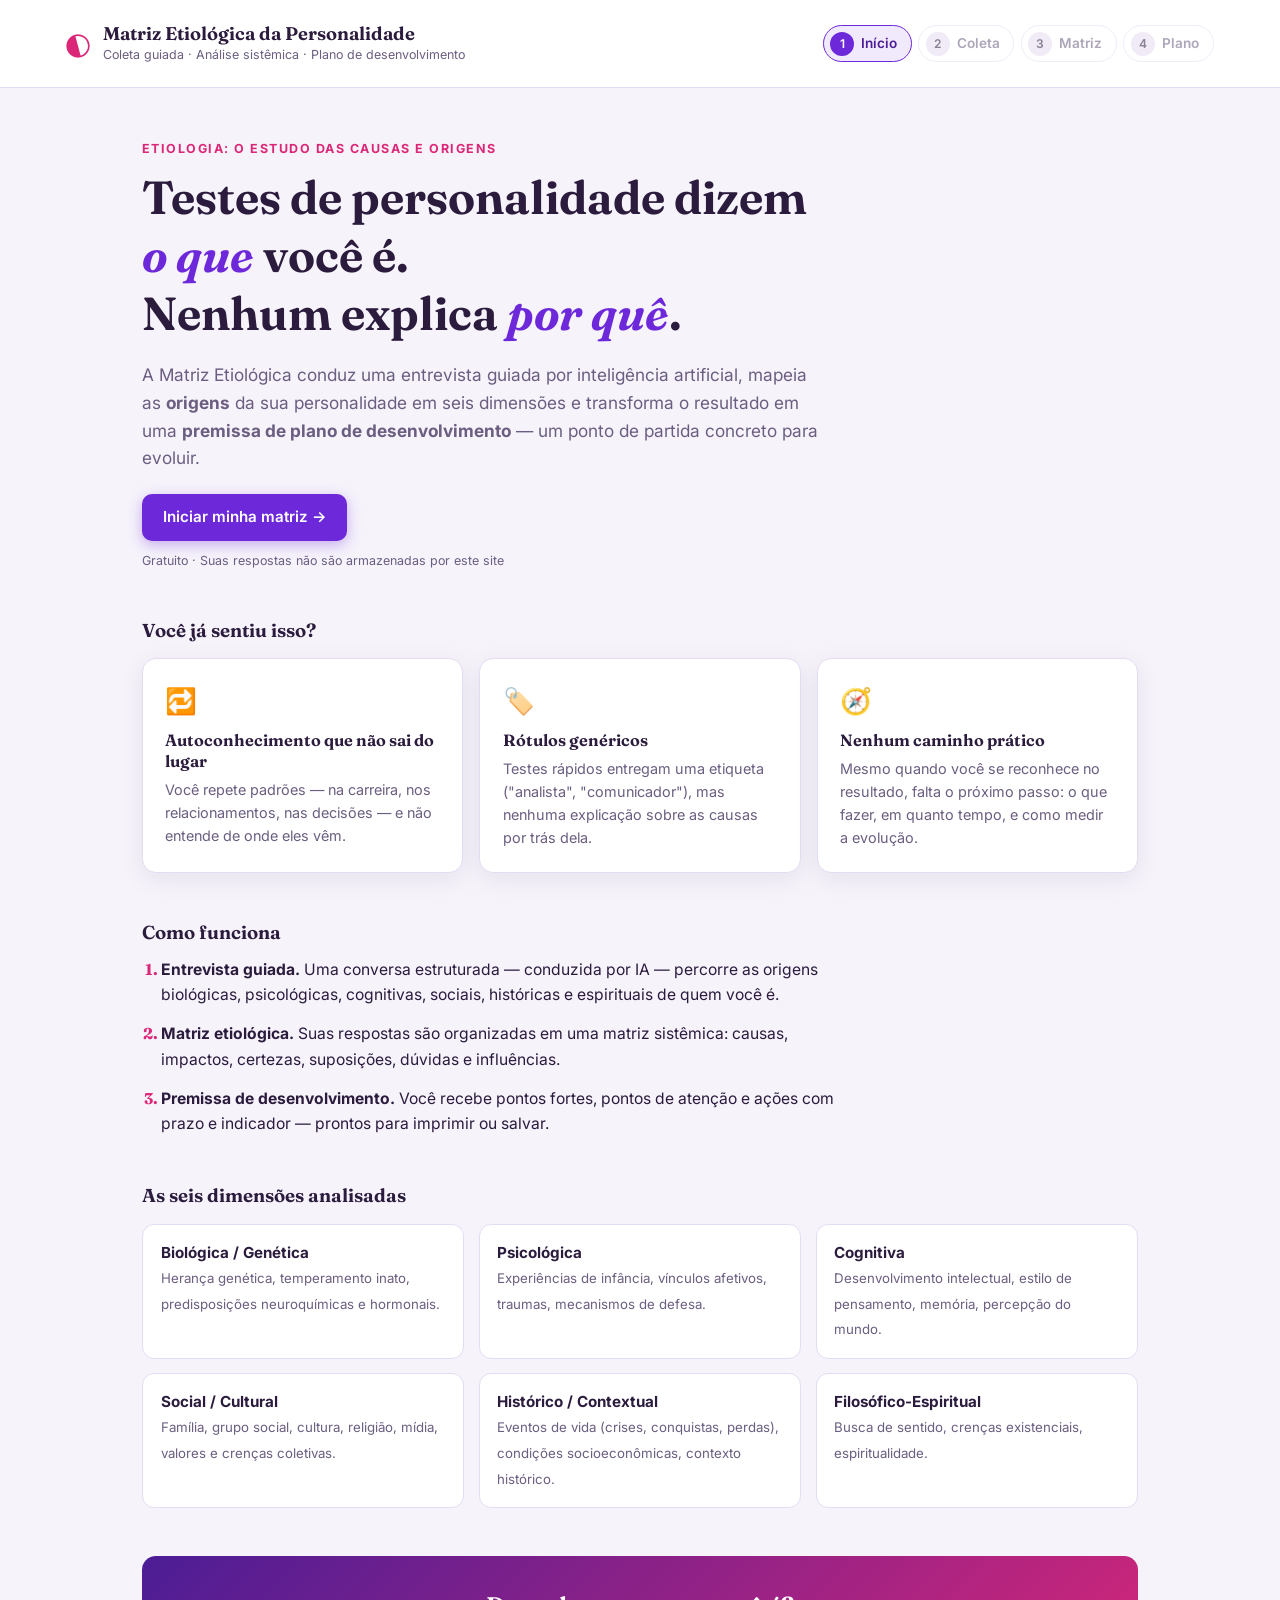
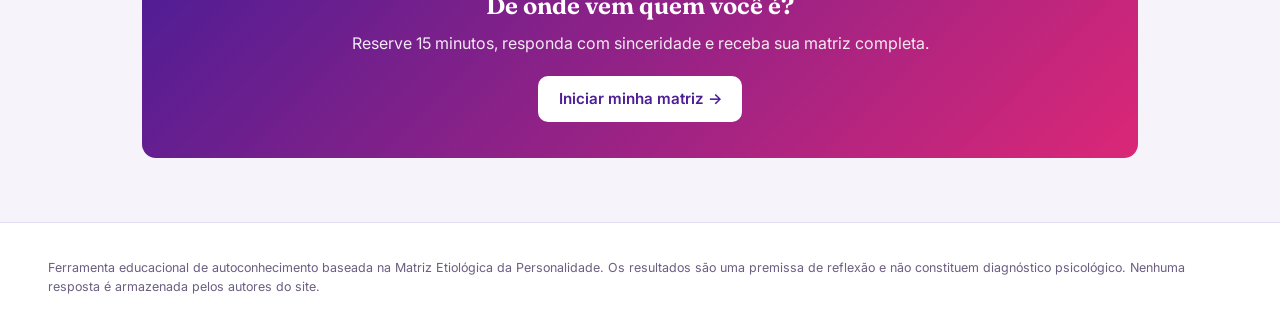
<file: index.html>
<!DOCTYPE html>
<html lang="pt-BR">
<head>
<meta charset="UTF-8">
<meta name="viewport" content="width=device-width, initial-scale=1.0">
<title>Matriz Etiológica da Personalidade — descubra as origens de quem você é</title>
<meta name="description" content="Entrevista guiada por IA que mapeia as causas da sua personalidade em uma matriz etiológica e entrega uma premissa de plano de desenvolvimento.">
<link rel="preconnect" href="https://fonts.googleapis.com">
<link rel="preconnect" href="https://fonts.gstatic.com" crossorigin>
<link href="https://fonts.googleapis.com/css2?family=Fraunces:opsz,wght@9..144,500;9..144,650&family=Inter:wght@400;500;600;700&display=swap" rel="stylesheet">
<link rel="stylesheet" href="style.css">
</head>
<body>

<header class="topo">
  <div class="marca">
    <span class="marca-simbolo" aria-hidden="true">◐</span>
    <div>
      <h1>Matriz Etiológica da Personalidade</h1>
      <p>Coleta guiada · Análise sistêmica · Plano de desenvolvimento</p>
    </div>
  </div>
  <nav class="stepper" aria-label="Etapas">
    <button class="passo ativo" data-etapa="inicio"><span>1</span>Início</button>
    <button class="passo" data-etapa="coleta" disabled><span>2</span>Coleta</button>
    <button class="passo" data-etapa="matriz" disabled><span>3</span>Matriz</button>
    <button class="passo" data-etapa="plano" disabled><span>4</span>Plano</button>
  </nav>
</header>

<main>

<!-- ===================== ETAPA 1: LANDING ===================== -->
<section id="etapa-inicio" class="etapa visivel">

  <div class="hero">
    <p class="eyebrow">Etiologia: o estudo das causas e origens</p>
    <h2>Testes de personalidade dizem <em>o que</em> você é.<br>Nenhum explica <em>por quê</em>.</h2>
    <p class="hero-texto">
      A Matriz Etiológica conduz uma entrevista guiada por inteligência artificial,
      mapeia as <strong>origens</strong> da sua personalidade em seis dimensões e
      transforma o resultado em uma <strong>premissa de plano de desenvolvimento</strong> —
      um ponto de partida concreto para evoluir.
    </p>
    <button class="btn btn-primario btn-grande" data-iniciar>Iniciar minha matriz →</button>
    <p class="ajuda">Gratuito · Suas respostas não são armazenadas por este site</p>
  </div>

  <div class="dores">
    <h3>Você já sentiu isso?</h3>
    <div class="dores-grade">
      <article class="dor-card">
        <span class="dor-icone" aria-hidden="true">🔁</span>
        <h4>Autoconhecimento que não sai do lugar</h4>
        <p>Você repete padrões — na carreira, nos relacionamentos, nas decisões —
        e não entende de onde eles vêm.</p>
      </article>
      <article class="dor-card">
        <span class="dor-icone" aria-hidden="true">🏷️</span>
        <h4>Rótulos genéricos</h4>
        <p>Testes rápidos entregam uma etiqueta ("analista", "comunicador"),
        mas nenhuma explicação sobre as causas por trás dela.</p>
      </article>
      <article class="dor-card">
        <span class="dor-icone" aria-hidden="true">🧭</span>
        <h4>Nenhum caminho prático</h4>
        <p>Mesmo quando você se reconhece no resultado, falta o próximo passo:
        o que fazer, em quanto tempo, e como medir a evolução.</p>
      </article>
    </div>
  </div>

  <div class="como-funciona">
    <h3>Como funciona</h3>
    <ol class="passos-lista">
      <li><strong>Entrevista guiada.</strong> Uma conversa estruturada — conduzida
      por IA — percorre as origens biológicas, psicológicas, cognitivas, sociais,
      históricas e espirituais de quem você é.</li>
      <li><strong>Matriz etiológica.</strong> Suas respostas são organizadas em uma
      matriz sistêmica: causas, impactos, certezas, suposições, dúvidas e influências.</li>
      <li><strong>Premissa de desenvolvimento.</strong> Você recebe pontos fortes,
      pontos de atenção e ações com prazo e indicador — prontos para imprimir ou salvar.</li>
    </ol>
  </div>

  <div class="dimensoes-resumo">
    <h3>As seis dimensões analisadas</h3>
    <div class="dim-grade" id="dim-resumo"></div>
  </div>

  <div class="cta-final">
    <h3>De onde vem quem você é?</h3>
    <p>Reserve 15 minutos, responda com sinceridade e receba sua matriz completa.</p>
    <button class="btn btn-primario btn-grande" data-iniciar>Iniciar minha matriz →</button>
  </div>
</section>

<!-- ===================== TELA DE ACESSO ===================== -->
<section id="etapa-acesso" class="etapa">
  <div class="acesso-caixa">
    <h2>Como você quer entrar?</h2>
    <p class="secao-sub">Escolha uma forma de acesso. Em todos os casos, suas respostas
    vão do seu navegador direto para o serviço de IA — este site não armazena nada.</p>

    <div class="acesso-opcoes">

      <article class="acesso-card acesso-destaque">
        <h3>Entrar com Google</h3>
        <p>O caminho mais simples: faça login com sua conta Google e comece.
        Sem chaves, sem configuração.</p>
        <p class="ajuda">Cortesia do site, sujeita a um limite diário
        compartilhado de uso gratuito. Suas respostas vão direto ao Google e
        não são armazenadas por nós.</p>
        <button class="btn btn-primario" id="btn-login-google">
          <svg width="18" height="18" viewBox="0 0 24 24" aria-hidden="true"><path fill="#fff" d="M21.35 11.1H12v2.9h5.35c-.5 2.4-2.6 3.9-5.35 3.9a6 6 0 1 1 0-12c1.5 0 2.9.55 3.95 1.5l2.15-2.15A9 9 0 1 0 12 21c5.2 0 8.7-3.65 8.7-8.8 0-.4-.1-.75-.35-1.1Z"/></svg>
          Entrar com Google
        </button>
        <p class="ajuda" id="aviso-firebase"></p>
      </article>

      <article class="acesso-card">
        <h3>Usar minha chave Gemini</h3>
        <p>Recomendado para uso frequente: cole sua chave gratuita da API Gemini
        (<a href="https://aistudio.google.com/apikey" target="_blank" rel="noopener">obtenha aqui</a> em
        30 segundos) e consuma a cota gratuita da sua própria conta.
        A chave fica salva apenas neste navegador.</p>
        <label for="chave-api">Chave da API</label>
        <input type="password" id="chave-api" placeholder="Cole sua chave" autocomplete="off">
        <button class="btn btn-secundario" id="btn-modo-chave">Entrar com minha chave</button>
      </article>

      <article class="acesso-card">
        <h3>Modo demonstração</h3>
        <p>Sem login e sem IA: um roteiro fixo de 12 perguntas, processado
        localmente no seu navegador. Ideal para conhecer a ferramenta.</p>
        <button class="btn btn-fantasma" id="btn-modo-demo">Ver demonstração</button>
      </article>

    </div>
    <button class="btn btn-fantasma" id="btn-voltar-inicio">← Voltar</button>
  </div>
</section>

<!-- ===================== ETAPA 2: COLETA ===================== -->
<section id="etapa-coleta" class="etapa">
  <div class="coleta-cabecalho">
    <div>
      <h2>Entrevista de coleta</h2>
      <p id="coleta-modo-info"></p>
    </div>
    <div class="progresso" aria-label="Progresso da coleta">
      <svg viewBox="0 0 44 44" class="anel">
        <circle cx="22" cy="22" r="19" class="anel-fundo"/>
        <circle cx="22" cy="22" r="19" class="anel-frente" id="anel-frente"/>
      </svg>
      <span id="progresso-texto">0%</span>
    </div>
  </div>

  <div class="chat" id="chat" aria-live="polite"></div>

  <form class="chat-entrada" id="form-chat">
    <textarea id="campo-resposta" rows="2" placeholder="Escreva sua resposta…" required></textarea>
    <button type="submit" class="btn btn-primario" id="btn-enviar">Enviar</button>
  </form>
  <p class="chat-dica"><kbd>Enter</kbd> para enviar · <kbd>Shift</kbd> + <kbd>Enter</kbd> para quebrar linha</p>
  <div class="coleta-acoes">
    <button class="btn btn-fantasma" id="btn-concluir" disabled>Concluir coleta e gerar matriz</button>
  </div>
</section>

<!-- ===================== ETAPA 3: MATRIZ ===================== -->
<section id="etapa-matriz" class="etapa">
  <h2>Sua matriz etiológica</h2>
  <p class="secao-sub">Síntese sistêmica das causas e origens identificadas na entrevista.</p>
  <div id="matriz-conteudo"></div>
  <div class="acoes-fim">
    <button class="btn btn-primario" id="btn-ver-plano">Ver plano de desenvolvimento →</button>
  </div>
</section>

<!-- ===================== ETAPA 4: PLANO ===================== -->
<section id="etapa-plano" class="etapa">
  <h2>Premissa de plano de desenvolvimento</h2>
  <p class="secao-sub">Ponto de partida para evolução pessoal — não substitui acompanhamento profissional.</p>
  <div id="plano-conteudo"></div>
  <div class="acoes-fim">
    <button class="btn btn-secundario" id="btn-imprimir">Imprimir / salvar PDF</button>
    <button class="btn btn-fantasma" id="btn-baixar-json">Baixar dados (.json)</button>
    <button class="btn btn-fantasma" id="btn-recomecar">Recomeçar</button>
  </div>
</section>

<!-- Processando -->
<div class="overlay" id="overlay" hidden>
  <div class="overlay-caixa">
    <div class="pulso" aria-hidden="true">◐</div>
    <p id="overlay-texto">Processando suas respostas…</p>
  </div>
</div>

</main>

<footer class="rodape">
  <p>Ferramenta educacional de autoconhecimento baseada na Matriz Etiológica da
  Personalidade. Os resultados são uma premissa de reflexão e não constituem
  diagnóstico psicológico. Nenhuma resposta é armazenada pelos autores do site.</p>
</footer>

<script src="firebase-config.js"></script>
<script src="app.js"></script>
</body>
</html>
</file>
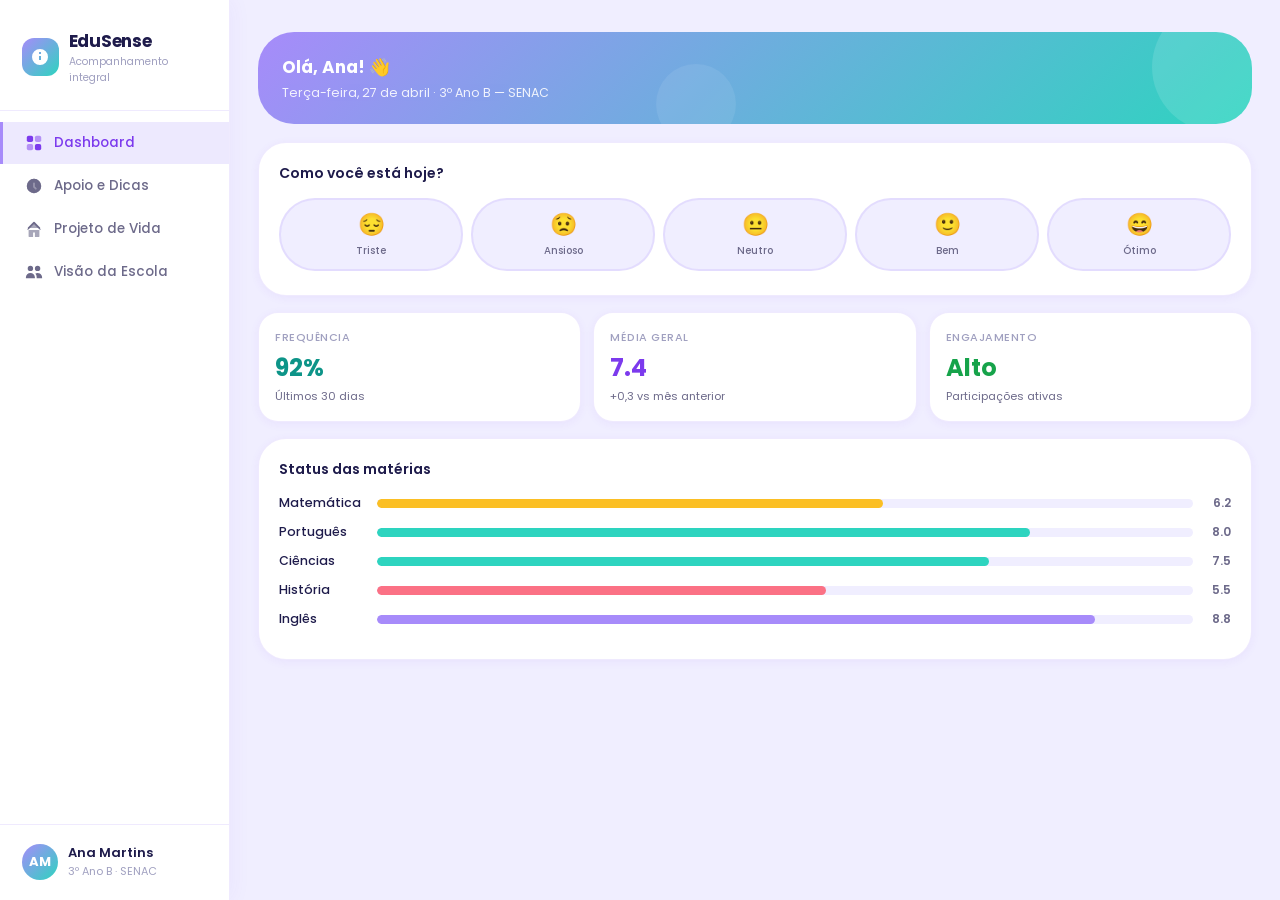
<file: app_educacional_emocional_final.html>
<!DOCTYPE html>
<html lang="pt-BR">
<head>
<meta charset="UTF-8">
<meta name="viewport" content="width=device-width, initial-scale=1.0">
<title>EduSense — Acompanhamento Integral do Estudante</title>
<link rel="preconnect" href="https://fonts.googleapis.com">
<link href="https://fonts.googleapis.com/css2?family=Poppins:wght@400;500;600;700&display=swap" rel="stylesheet">
<style>
  :root {
    --bg: #f0eeff;
    --bg2: #ffffff;
    --bg3: #e8f5f0;
    --sidebar-bg: #ffffff;
    --card: #ffffff;
    --card2: #f7f5ff;
    --lilac: #a78bfa;
    --lilac-deep: #7c3aed;
    --lilac-light: #ede9fe;
    --teal: #2dd4bf;
    --teal-deep: #0d9488;
    --teal-light: #ccfbf1;
    --rose: #fb7185;
    --rose-light: #ffe4e6;
    --amber: #fbbf24;
    --amber-light: #fef3c7;
    --green: #4ade80;
    --green-deep: #16a34a;
    --green-light: #dcfce7;
    --text: #1e1b4b;
    --text2: #6d6a8a;
    --text3: #a0a0c0;
    --border: rgba(167,139,250,0.18);
    --shadow: 0 4px 24px rgba(124,58,237,0.08);
    --shadow-sm: 0 2px 10px rgba(124,58,237,0.06);
    --r: 20px;
    --r-lg: 28px;
    --r-xl: 36px;
  }
  * { box-sizing: border-box; margin: 0; padding: 0; }
  html, body { height: 100%; font-family: 'Poppins', sans-serif; background: var(--bg); color: var(--text); }

  /* LAYOUT */
  .shell { display: flex; height: 100vh; overflow: hidden; }
  .sidebar {
    width: 230px; background: var(--sidebar-bg); border-right: 1.5px solid var(--border);
    display: flex; flex-direction: column; padding: 28px 0 20px; flex-shrink: 0;
    box-shadow: 2px 0 20px rgba(124,58,237,0.05); transition: transform 0.3s ease; z-index: 100;
  }
  .main { flex: 1; overflow-y: auto; padding: 32px 28px 100px; background: var(--bg); }

  /* LOGO */
  .logo { padding: 0 22px 24px; border-bottom: 1.5px solid var(--border); margin-bottom: 10px; }
  .logo-mark { display: flex; align-items: center; gap: 10px; }
  .logo-icon { width: 38px; height: 38px; border-radius: 12px; background: linear-gradient(135deg,#a78bfa,#2dd4bf); display: flex; align-items: center; justify-content: center; }
  .logo-icon svg { width: 20px; height: 20px; fill: white; }
  .logo-name { font-size: 17px; font-weight: 700; color: var(--text); letter-spacing: -0.3px; }
  .logo-sub { font-size: 10.5px; color: var(--text3); font-weight: 400; }

  /* NAV */
  .nav-item {
    display: flex; align-items: center; gap: 11px; padding: 11px 22px;
    font-size: 13.5px; font-weight: 500; color: var(--text2); cursor: pointer;
    border-left: 3px solid transparent; transition: all 0.18s; margin: 1px 0;
  }
  .nav-item:hover { background: var(--lilac-light); color: var(--lilac-deep); }
  .nav-item.active { background: var(--lilac-light); color: var(--lilac-deep); border-left: 3px solid var(--lilac); }
  .nav-item svg { width: 18px; height: 18px; flex-shrink: 0; }

  /* AVATAR FOOTER */
  .sidebar-footer { margin-top: auto; padding: 18px 22px 0; border-top: 1.5px solid var(--border); }
  .user-row { display: flex; align-items: center; gap: 10px; }
  .avatar { width: 36px; height: 36px; border-radius: 50%; background: linear-gradient(135deg,#a78bfa,#2dd4bf); display: flex; align-items: center; justify-content: center; font-size: 13px; font-weight: 700; color: white; flex-shrink: 0; }
  .user-name { font-size: 13px; font-weight: 600; color: var(--text); }
  .user-role { font-size: 11px; color: var(--text3); }

  /* TOP BAR (mobile) */
  .topbar {
    display: none; align-items: center; justify-content: space-between;
    padding: 14px 18px; background: white; border-bottom: 1.5px solid var(--border);
    position: sticky; top: 0; z-index: 200;
  }
  .hamburger { background: none; border: none; cursor: pointer; padding: 4px; display: flex; flex-direction: column; gap: 5px; }
  .hamburger span { display: block; width: 22px; height: 2px; background: var(--text); border-radius: 2px; transition: all 0.2s; }
  .topbar-logo { font-size: 16px; font-weight: 700; color: var(--text); }
  .topbar-avatar { width: 32px; height: 32px; border-radius: 50%; background: linear-gradient(135deg,#a78bfa,#2dd4bf); display: flex; align-items: center; justify-content: center; font-size: 11px; font-weight: 700; color: white; }

  /* BOTTOM NAV (mobile) */
  .bottom-nav {
    display: none; position: fixed; bottom: 0; left: 0; right: 0; z-index: 300;
    background: white; border-top: 1.5px solid var(--border);
    padding: 8px 0 env(safe-area-inset-bottom, 8px);
    justify-content: space-around; align-items: center;
  }
  .bn-item { display: flex; flex-direction: column; align-items: center; gap: 3px; cursor: pointer; padding: 4px 10px; border-radius: 12px; transition: all 0.15s; flex: 1; }
  .bn-item svg { width: 22px; height: 22px; color: var(--text3); transition: color 0.15s; }
  .bn-item span { font-size: 10px; color: var(--text3); font-weight: 500; transition: color 0.15s; }
  .bn-item.active svg, .bn-item.active span { color: var(--lilac-deep); }
  .bn-item.active { background: var(--lilac-light); }

  /* SIDEBAR OVERLAY */
  .overlay { display: none; position: fixed; inset: 0; background: rgba(30,27,75,0.35); z-index: 99; }
  .overlay.visible { display: block; }

  /* PAGES */
  .page { display: none; animation: fadeUp 0.22s ease; }
  .page.active { display: block; }
  @keyframes fadeUp { from { opacity:0; transform: translateY(12px); } to { opacity:1; transform:translateY(0); } }
  .page-title { font-size: 20px; font-weight: 700; color: var(--text); margin-bottom: 4px; }
  .page-subtitle { font-size: 13px; color: var(--text2); margin-bottom: 22px; }

  /* CARDS */
  .card { background: var(--card); border-radius: var(--r-lg); padding: 20px; box-shadow: var(--shadow-sm); border: 1.5px solid var(--border); margin-bottom: 16px; }
  .card-title { font-size: 14px; font-weight: 600; color: var(--text); margin-bottom: 14px; }
  .card2 { background: var(--card2); border-radius: var(--r-lg); padding: 18px; border: 1.5px solid var(--lilac-light); margin-bottom: 16px; }

  /* GRID */
  .grid-2 { display: grid; grid-template-columns: 1fr 1fr; gap: 14px; margin-bottom: 16px; }
  .grid-3 { display: grid; grid-template-columns: repeat(3, 1fr); gap: 12px; margin-bottom: 16px; }
  .grid-comp { display: grid; grid-template-columns: 1fr 1fr; gap: 14px; }

  /* METRIC */
  .metric-card { background: white; border-radius: var(--r); padding: 16px; border: 1.5px solid var(--border); box-shadow: var(--shadow-sm); }
  .metric-label { font-size: 11px; color: var(--text3); font-weight: 500; margin-bottom: 4px; text-transform: uppercase; letter-spacing: 0.5px; }
  .metric-value { font-size: 24px; font-weight: 700; color: var(--text); }
  .metric-sub { font-size: 11px; color: var(--text2); margin-top: 3px; }

  /* EMOJI CHECK-IN */
  .emoji-row { display: flex; gap: 8px; justify-content: space-between; margin-bottom: 4px; }
  .emoji-btn {
    flex: 1; padding: 12px 4px 10px; border: 2px solid var(--border);
    border-radius: var(--r-xl); background: var(--bg); cursor: pointer;
    display: flex; flex-direction: column; align-items: center; gap: 5px;
    transition: all 0.18s; font-size: 22px; outline: none;
  }
  .emoji-btn:hover { border-color: var(--lilac); background: var(--lilac-light); transform: translateY(-2px); }
  .emoji-btn.selected { border-color: var(--lilac-deep); background: var(--lilac-light); box-shadow: 0 0 0 3px rgba(167,139,250,0.25); transform: translateY(-2px); }
  .emoji-label { font-size: 10px; color: var(--text2); font-weight: 500; font-family: 'Poppins', sans-serif; }

  /* CHECK-IN RESULT */
  .checkin-result { border-radius: var(--r); padding: 14px 16px; margin-top: 14px; display: none; transition: all 0.2s; }
  .checkin-result.visible { display: block; }
  .checkin-msg { font-size: 13px; font-weight: 600; margin-bottom: 3px; }
  .checkin-sub { font-size: 12px; line-height: 1.5; }

  /* SUBJECT BARS */
  .subject-bar { display: flex; align-items: center; gap: 10px; margin-bottom: 11px; }
  .subject-name { font-size: 12.5px; color: var(--text); font-weight: 500; width: 88px; flex-shrink: 0; }
  .bar-track { flex: 1; height: 9px; background: var(--bg); border-radius: 99px; overflow: hidden; }
  .bar-fill { height: 100%; border-radius: 99px; transition: width 0.6s ease; }
  .bar-grade { font-size: 12px; color: var(--text2); font-weight: 600; width: 28px; text-align: right; }

  /* BADGES */
  .badge { display: inline-block; padding: 3px 10px; border-radius: 99px; font-size: 11px; font-weight: 600; font-family: 'Poppins', sans-serif; }
  .badge-lilac { background: var(--lilac-light); color: var(--lilac-deep); }
  .badge-teal { background: var(--teal-light); color: var(--teal-deep); }
  .badge-amber { background: var(--amber-light); color: #92400e; }
  .badge-rose { background: var(--rose-light); color: #be123c; }
  .badge-green { background: var(--green-light); color: var(--green-deep); }

  /* TIP CARDS */
  .tip-card { border-radius: var(--r); padding: 14px 16px; margin-bottom: 10px; border-left: 4px solid; }
  .tip-card.blue { background: #f0f9ff; border-color: #38bdf8; }
  .tip-card.green { background: var(--teal-light); border-color: var(--teal); }
  .tip-card.amber { background: var(--amber-light); border-color: var(--amber); }
  .tip-card.lilac { background: var(--lilac-light); border-color: var(--lilac); }
  .tip-label { font-size: 10.5px; font-weight: 700; text-transform: uppercase; letter-spacing: 0.6px; margin-bottom: 5px; }
  .tip-text { font-size: 13px; color: var(--text); line-height: 1.6; }

  /* COMPETENCY CARDS */
  .comp-card { background: white; border-radius: var(--r-lg); padding: 18px; border: 1.5px solid var(--border); transition: all 0.2s; cursor: pointer; }
  .comp-card:hover { border-color: var(--lilac); transform: translateY(-2px); box-shadow: var(--shadow); }
  .comp-icon { width: 42px; height: 42px; border-radius: 14px; display: flex; align-items: center; justify-content: center; margin-bottom: 12px; font-size: 20px; }
  .comp-title { font-size: 14px; font-weight: 600; color: var(--text); margin-bottom: 5px; }
  .comp-desc { font-size: 12px; color: var(--text2); line-height: 1.55; }
  .prog-bar { height: 6px; background: var(--bg); border-radius: 99px; overflow: hidden; margin-top: 12px; margin-bottom: 4px; }
  .prog-fill { height: 100%; border-radius: 99px; }
  .prog-label { font-size: 11px; color: var(--text3); display: flex; justify-content: space-between; }
  .prog-pct { font-weight: 700; color: var(--text2); }

  /* CHART BARS */
  .chart-area { display: flex; align-items: flex-end; gap: 8px; height: 110px; padding-top: 8px; }
  .chart-col { flex: 1; display: flex; flex-direction: column; align-items: center; gap: 5px; height: 100%; justify-content: flex-end; }
  .chart-bar-outer { width: 100%; background: var(--bg); border-radius: 8px 8px 0 0; display: flex; align-items: flex-end; flex: 1; overflow: hidden; }
  .chart-bar-inner { width: 100%; border-radius: 8px 8px 0 0; transition: height 0.6s ease; }
  .chart-label { font-size: 11px; color: var(--text3); font-weight: 500; }
  .chart-val { font-size: 12px; color: var(--text2); font-weight: 700; }

  /* ALERTS */
  .alert-item { display: flex; align-items: flex-start; gap: 10px; padding: 12px 14px; border-radius: var(--r); margin-bottom: 9px; }
  .alert-item.warn { background: var(--amber-light); }
  .alert-item.danger { background: var(--rose-light); }
  .alert-item.ok { background: var(--green-light); }
  .alert-dot { width: 9px; height: 9px; border-radius: 50%; margin-top: 4px; flex-shrink: 0; }
  .alert-text { font-size: 13px; color: var(--text); font-weight: 500; }
  .alert-meta { font-size: 11px; color: var(--text2); margin-top: 2px; }

  /* ROLE SWITCHER */
  .role-switcher { display: flex; gap: 8px; margin-bottom: 20px; flex-wrap: wrap; }
  .role-btn { padding: 7px 16px; border-radius: 99px; font-size: 12px; cursor: pointer; border: 1.5px solid var(--border); background: white; color: var(--text2); font-weight: 500; font-family: 'Poppins', sans-serif; transition: all 0.15s; }
  .role-btn.active { background: var(--lilac-deep); color: white; border-color: var(--lilac-deep); }
  .role-btn:hover:not(.active) { border-color: var(--lilac); color: var(--lilac-deep); }

  /* HERO BANNER */
  .hero-banner { background: linear-gradient(135deg, #a78bfa 0%, #2dd4bf 100%); border-radius: var(--r-xl); padding: 22px 24px; color: white; margin-bottom: 18px; position: relative; overflow: hidden; }
  .hero-banner::before { content:''; position:absolute; top:-30px; right:-30px; width:130px; height:130px; border-radius:50%; background:rgba(255,255,255,0.12); }
  .hero-banner::after { content:''; position:absolute; bottom:-20px; left:40%; width:80px; height:80px; border-radius:50%; background:rgba(255,255,255,0.08); }
  .hero-greeting { font-size: 17px; font-weight: 700; margin-bottom: 4px; }
  .hero-sub { font-size: 12.5px; opacity: 0.88; }

  /* SECTION LABEL */
  .section-label { font-size: 11px; color: var(--text3); text-transform: uppercase; letter-spacing: 0.8px; font-weight: 600; margin: 20px 0 10px; }

  /* RESPONSIVE */
  @media (max-width: 720px) {
    .sidebar { position: fixed; left: 0; top: 0; bottom: 0; transform: translateX(-100%); width: 240px; padding-top: 20px; }
    .sidebar.open { transform: translateX(0); }
    .topbar { display: flex; }
    .bottom-nav { display: flex; }
    .main { padding: 16px 14px 90px; }
    .hero-banner { padding: 18px; }
    .grid-2 { grid-template-columns: 1fr; }
    .grid-3 { grid-template-columns: 1fr 1fr; }
    .grid-comp { grid-template-columns: 1fr; }
    .emoji-btn { padding: 10px 2px 8px; font-size: 19px; }
    .emoji-label { font-size: 9px; }
    .page-title { font-size: 18px; }
  }
  @media (max-width: 400px) {
    .grid-3 { grid-template-columns: 1fr; }
  }
</style>
</head>
<body>

<div class="shell">
  <!-- SIDEBAR (desktop) -->
  <aside class="sidebar" id="sidebar">
    <div class="logo">
      <div class="logo-mark">
        <div class="logo-icon">
          <svg viewBox="0 0 20 20"><path d="M10 2a8 8 0 100 16A8 8 0 0010 2zm1 11H9V9h2v4zm0-6H9V5h2v2z"/></svg>
        </div>
        <div>
          <div class="logo-name">EduSense</div>
          <div class="logo-sub">Acompanhamento integral</div>
        </div>
      </div>
    </div>
    <nav>
      <div class="nav-item active" id="nav-dashboard" onclick="navigate('dashboard')">
        <svg viewBox="0 0 20 20" fill="currentColor"><rect x="2" y="2" width="7" height="7" rx="2"/><rect x="11" y="2" width="7" height="7" rx="2" opacity=".5"/><rect x="2" y="11" width="7" height="7" rx="2" opacity=".5"/><rect x="11" y="11" width="7" height="7" rx="2"/></svg>
        Dashboard
      </div>
      <div class="nav-item" id="nav-apoio" onclick="navigate('apoio')">
        <svg viewBox="0 0 20 20" fill="currentColor"><path d="M10 18a8 8 0 100-16 8 8 0 000 16zm1-13a1 1 0 10-2 0v4a1 1 0 00.293.707l2.5 2.5a1 1 0 101.414-1.414L11 8.586V5z" opacity=".7"/><path d="M10 2a8 8 0 100 16A8 8 0 0010 2zm1 5v3.586l1.707 1.707a1 1 0 01-1.414 1.414l-2-2A1 1 0 019 11V7a1 1 0 012 0z"/></svg>
        Apoio e Dicas
      </div>
      <div class="nav-item" id="nav-carreira" onclick="navigate('carreira')">
        <svg viewBox="0 0 20 20" fill="currentColor"><path d="M2 11l8-8 8 8M4 9v9a1 1 0 001 1h4v-5h2v5h4a1 1 0 001-1V9" opacity=".6"/><path fill-rule="evenodd" d="M3.293 9.707a1 1 0 010-1.414l6-6a1 1 0 011.414 0l6 6a1 1 0 01-1.414 1.414L10 4.414 4.707 9.707a1 1 0 01-1.414 0z"/></svg>
        Projeto de Vida
      </div>
      <div class="nav-item" id="nav-gestor" onclick="navigate('gestor')">
        <svg viewBox="0 0 20 20" fill="currentColor"><path d="M9 6a3 3 0 11-6 0 3 3 0 016 0zM17 6a3 3 0 11-6 0 3 3 0 016 0zM12.93 17c.046-.327.07-.66.07-1a6.97 6.97 0 00-1.5-4.33A5 5 0 0119 16v1h-6.07zM6 11a5 5 0 015 5v1H1v-1a5 5 0 015-5z"/></svg>
        Visão da Escola
      </div>
    </nav>
    <div class="sidebar-footer">
      <div class="user-row">
        <div class="avatar">AM</div>
        <div>
          <div class="user-name">Ana Martins</div>
          <div class="user-role">3º Ano B · SENAC</div>
        </div>
      </div>
    </div>
  </aside>

  <!-- MAIN -->
  <div style="flex:1;display:flex;flex-direction:column;overflow:hidden;min-width:0;">
    <!-- TOP BAR (mobile) -->
    <header class="topbar" id="topbar">
      <button class="hamburger" onclick="toggleSidebar()" aria-label="Menu">
        <span></span><span></span><span></span>
      </button>
      <span class="topbar-logo">EduSense</span>
      <div class="topbar-avatar">AM</div>
    </header>

    <main class="main" id="main">

      <!-- DASHBOARD -->
      <div class="page active" id="page-dashboard">
        <div class="hero-banner">
          <div class="hero-greeting">Olá, Ana! 👋</div>
          <div class="hero-sub">Terça-feira, 27 de abril · 3º Ano B — SENAC</div>
        </div>

        <div class="card">
          <div class="card-title">Como você está hoje?</div>
          <div class="emoji-row">
            <button class="emoji-btn" onclick="selectMood(this,'triste')" data-mood="triste" aria-label="Triste"><span>😔</span><span class="emoji-label">Triste</span></button>
            <button class="emoji-btn" onclick="selectMood(this,'ansioso')" data-mood="ansioso" aria-label="Ansioso"><span>😟</span><span class="emoji-label">Ansioso</span></button>
            <button class="emoji-btn" onclick="selectMood(this,'neutro')" data-mood="neutro" aria-label="Neutro"><span>😐</span><span class="emoji-label">Neutro</span></button>
            <button class="emoji-btn" onclick="selectMood(this,'bem')" data-mood="bem" aria-label="Bem"><span>🙂</span><span class="emoji-label">Bem</span></button>
            <button class="emoji-btn" onclick="selectMood(this,'otimo')" data-mood="otimo" aria-label="Ótimo"><span>😄</span><span class="emoji-label">Ótimo</span></button>
          </div>
          <div class="checkin-result" id="checkin-result">
            <div class="checkin-msg" id="checkin-msg"></div>
            <div class="checkin-sub" id="checkin-sub"></div>
          </div>
        </div>

        <div class="grid-3">
          <div class="metric-card"><div class="metric-label">Frequência</div><div class="metric-value" style="color:var(--teal-deep)">92%</div><div class="metric-sub">Últimos 30 dias</div></div>
          <div class="metric-card"><div class="metric-label">Média geral</div><div class="metric-value" style="color:var(--lilac-deep)">7.4</div><div class="metric-sub">+0,3 vs mês anterior</div></div>
          <div class="metric-card"><div class="metric-label">Engajamento</div><div class="metric-value" style="color:var(--green-deep)">Alto</div><div class="metric-sub">Participações ativas</div></div>
        </div>

        <div class="card">
          <div class="card-title">Status das matérias</div>
          <div class="subject-bar"><span class="subject-name">Matemática</span><div class="bar-track"><div class="bar-fill" style="width:62%;background:var(--amber)"></div></div><span class="bar-grade">6.2</span></div>
          <div class="subject-bar"><span class="subject-name">Português</span><div class="bar-track"><div class="bar-fill" style="width:80%;background:var(--teal)"></div></div><span class="bar-grade">8.0</span></div>
          <div class="subject-bar"><span class="subject-name">Ciências</span><div class="bar-track"><div class="bar-fill" style="width:75%;background:var(--teal)"></div></div><span class="bar-grade">7.5</span></div>
          <div class="subject-bar"><span class="subject-name">História</span><div class="bar-track"><div class="bar-fill" style="width:55%;background:var(--rose)"></div></div><span class="bar-grade">5.5</span></div>
          <div class="subject-bar"><span class="subject-name">Inglês</span><div class="bar-track"><div class="bar-fill" style="width:88%;background:var(--lilac)"></div></div><span class="bar-grade">8.8</span></div>
        </div>
      </div>

      <!-- APOIO -->
      <div class="page" id="page-apoio">
        <div class="page-title">Apoio personalizado</div>
        <div class="page-subtitle">Sugestões baseadas no seu acompanhamento de hoje</div>

        <div class="card">
          <div class="card-title">Com base no seu check-in <span class="badge badge-amber" id="mood-badge">😟 Ansioso</span></div>
          <div class="tip-card amber">
            <div class="tip-label" style="color:#92400e;">Respiração e foco</div>
            <div class="tip-text">Antes de estudar, experimente 3 minutos de respiração profunda. Inspire por 4 segundos, segure por 4 e expire por 6. Isso ativa o estado de calma.</div>
          </div>
          <div class="tip-card blue">
            <div class="tip-label" style="color:#0369a1;">Técnica de estudo</div>
            <div class="tip-text">Divida seu estudo em blocos de 25 minutos com pausas de 5 (Técnica Pomodoro). Isso reduz a sensação de sobrecarga e melhora a concentração.</div>
          </div>
          <div class="tip-card green">
            <div class="tip-label" style="color:var(--teal-deep);">Conversar ajuda</div>
            <div class="tip-text">Se a ansiedade estiver pesando, converse com o orientador pedagógico. Falar sobre o que sente é um ato de autocuidado e coragem.</div>
          </div>
          <div class="tip-card lilac">
            <div class="tip-label" style="color:var(--lilac-deep);">Mensagem motivacional</div>
            <div class="tip-text">Você não precisa ser perfeito(a) para avançar. Cada pequeno passo conta. Reconheça seu próprio progresso hoje! ✨</div>
          </div>
        </div>

        <div class="section-label">Recursos de apoio</div>
        <div class="grid-2">
          <div class="card" style="margin-bottom:0;">
            <div class="card-title">Organizando sua rotina</div>
            <div style="font-size:13px;color:var(--text2);line-height:1.65;">Monte um plano semanal com horários fixos para estudo. A previsibilidade reduz a ansiedade e aumenta a sensação de controle.</div>
            <div style="margin-top:12px;"><span class="badge badge-teal">Organização</span></div>
          </div>
          <div class="card" style="margin-bottom:0;">
            <div class="card-title">Inteligência emocional</div>
            <div style="font-size:13px;color:var(--text2);line-height:1.65;">Reconhecer suas emoções é o primeiro passo para gerenciá-las. Identifique o que te deixa ansioso e explore estratégias de resposta.</div>
            <div style="margin-top:12px;"><span class="badge badge-lilac">Autoconhecimento</span></div>
          </div>
        </div>
      </div>

      <!-- CARREIRA -->
      <div class="page" id="page-carreira">
        <div class="page-title">Projeto de Vida</div>
        <div class="page-subtitle">Competências socioemocionais para o mundo do trabalho</div>

        <div class="hero-banner" style="background:linear-gradient(135deg,#2dd4bf,#a78bfa);">
          <div class="hero-greeting" style="font-size:14px;">Mercado contemporâneo</div>
          <div class="hero-sub">Além do conhecimento técnico, o mercado exige equilíbrio emocional, empatia, resiliência e capacidade de adaptação.</div>
        </div>

        <div class="grid-comp">
          <div class="comp-card">
            <div class="comp-icon" style="background:var(--lilac-light);">💬</div>
            <div class="comp-title">Comunicação</div>
            <div class="comp-desc">Expressar ideias com clareza, ouvir ativamente e adaptar sua linguagem ao contexto e ao interlocutor.</div>
            <div class="prog-bar"><div class="prog-fill" style="width:72%;background:var(--lilac);"></div></div>
            <div class="prog-label"><span>Progresso</span><span class="prog-pct">72%</span></div>
          </div>
          <div class="comp-card">
            <div class="comp-icon" style="background:var(--teal-light);">🌱</div>
            <div class="comp-title">Resiliência</div>
            <div class="comp-desc">Superar obstáculos, aprender com erros e manter o equilíbrio diante de desafios e mudanças.</div>
            <div class="prog-bar"><div class="prog-fill" style="width:58%;background:var(--teal);"></div></div>
            <div class="prog-label"><span>Progresso</span><span class="prog-pct">58%</span></div>
          </div>
          <div class="comp-card">
            <div class="comp-icon" style="background:var(--amber-light);">🤝</div>
            <div class="comp-title">Trabalho em equipe</div>
            <div class="comp-desc">Colaborar, dividir responsabilidades e valorizar as contribuições de cada integrante do grupo.</div>
            <div class="prog-bar"><div class="prog-fill" style="width:80%;background:var(--amber);"></div></div>
            <div class="prog-label"><span>Progresso</span><span class="prog-pct">80%</span></div>
          </div>
          <div class="comp-card">
            <div class="comp-icon" style="background:#ede9fe;">🎯</div>
            <div class="comp-title">Liderança</div>
            <div class="comp-desc">Inspirar, organizar e motivar pessoas em direção a objetivos comuns com responsabilidade.</div>
            <div class="prog-bar"><div class="prog-fill" style="width:44%;background:#a78bfa;"></div></div>
            <div class="prog-label"><span>Progresso</span><span class="prog-pct">44%</span></div>
          </div>
          <div class="comp-card">
            <div class="comp-icon" style="background:var(--rose-light);">📋</div>
            <div class="comp-title">Organização</div>
            <div class="comp-desc">Planejar tarefas, gerenciar tempo e manter a consistência nos compromissos escolares e profissionais.</div>
            <div class="prog-bar"><div class="prog-fill" style="width:65%;background:var(--rose);"></div></div>
            <div class="prog-label"><span>Progresso</span><span class="prog-pct">65%</span></div>
          </div>
          <div class="comp-card">
            <div class="comp-icon" style="background:var(--green-light);">🔍</div>
            <div class="comp-title">Autonomia</div>
            <div class="comp-desc">Tomar iniciativa, buscar soluções de forma independente e assumir responsabilidades com maturidade.</div>
            <div class="prog-bar"><div class="prog-fill" style="width:53%;background:var(--green);"></div></div>
            <div class="prog-label"><span>Progresso</span><span class="prog-pct">53%</span></div>
          </div>
        </div>
      </div>

      <!-- GESTOR -->
      <div class="page" id="page-gestor">
        <div class="page-title">Visão da Escola</div>
        <div class="page-subtitle">Painel pedagógico — dados agregados e anônimos</div>

        <div class="role-switcher">
          <button class="role-btn active" onclick="switchRole(this)">Professor</button>
          <button class="role-btn" onclick="switchRole(this)">Coordenador</button>
          <button class="role-btn" onclick="switchRole(this)">Gestor</button>
        </div>

        <div class="grid-3">
          <div class="metric-card"><div class="metric-label">Alunos na turma</div><div class="metric-value" style="color:var(--lilac-deep)">32</div><div class="metric-sub">3º Ano B</div></div>
          <div class="metric-card"><div class="metric-label">Engajamento médio</div><div class="metric-value" style="color:var(--teal-deep)">74%</div><div class="metric-sub">+5% vs semana ant.</div></div>
          <div class="metric-card"><div class="metric-label">Check-ins hoje</div><div class="metric-value" style="color:var(--green-deep)">28</div><div class="metric-sub">87% de adesão</div></div>
        </div>

        <div class="grid-2">
          <div class="card" style="margin-bottom:0;">
            <div class="card-title">Humor da turma hoje</div>
            <div class="chart-area">
              <div class="chart-col"><div class="chart-val">3</div><div class="chart-bar-outer"><div class="chart-bar-inner" style="height:20%;background:var(--rose);"></div></div><div class="chart-label">😔</div></div>
              <div class="chart-col"><div class="chart-val">5</div><div class="chart-bar-outer"><div class="chart-bar-inner" style="height:33%;background:var(--amber);"></div></div><div class="chart-label">😟</div></div>
              <div class="chart-col"><div class="chart-val">8</div><div class="chart-bar-outer"><div class="chart-bar-inner" style="height:53%;background:#c4b5fd;"></div></div><div class="chart-label">😐</div></div>
              <div class="chart-col"><div class="chart-val">9</div><div class="chart-bar-outer"><div class="chart-bar-inner" style="height:60%;background:var(--lilac);"></div></div><div class="chart-label">🙂</div></div>
              <div class="chart-col"><div class="chart-val">3</div><div class="chart-bar-outer"><div class="chart-bar-inner" style="height:20%;background:var(--teal);"></div></div><div class="chart-label">😄</div></div>
            </div>
            <div style="font-size:10.5px;color:var(--text3);margin-top:8px;">Dados anônimos — identificação individual não é exibida</div>
          </div>
          <div class="card" style="margin-bottom:0;">
            <div class="card-title">Alertas de atenção</div>
            <div class="alert-item warn">
              <div class="alert-dot" style="background:#d97706;"></div>
              <div><div class="alert-text">3 alunos com queda de frequência</div><div class="alert-meta">Recomenda-se contato com familiares</div></div>
            </div>
            <div class="alert-item danger">
              <div class="alert-dot" style="background:#be123c;"></div>
              <div><div class="alert-text">2 alunos com humor baixo por 3 dias seguidos</div><div class="alert-meta">Encaminhamento para orientação pedagógica</div></div>
            </div>
            <div class="alert-item ok">
              <div class="alert-dot" style="background:var(--green-deep);"></div>
              <div><div class="alert-text">Turma com média geral acima de 7.0</div><div class="alert-meta">Engajamento estável e crescente</div></div>
            </div>
          </div>
        </div>

        <div class="section-label" style="margin-top:18px;">Engajamento semanal da turma</div>
        <div class="card">
          <div class="chart-area" style="height:90px;">
            <div class="chart-col"><div class="chart-val">68</div><div class="chart-bar-outer"><div class="chart-bar-inner" style="height:68%;background:#c4b5fd;"></div></div><div class="chart-label">Seg</div></div>
            <div class="chart-col"><div class="chart-val">71</div><div class="chart-bar-outer"><div class="chart-bar-inner" style="height:71%;background:#c4b5fd;"></div></div><div class="chart-label">Ter</div></div>
            <div class="chart-col"><div class="chart-val">65</div><div class="chart-bar-outer"><div class="chart-bar-inner" style="height:65%;background:#c4b5fd;"></div></div><div class="chart-label">Qua</div></div>
            <div class="chart-col"><div class="chart-val">79</div><div class="chart-bar-outer"><div class="chart-bar-inner" style="height:79%;background:var(--lilac);"></div></div><div class="chart-label">Qui</div></div>
            <div class="chart-col"><div class="chart-val">74</div><div class="chart-bar-outer"><div class="chart-bar-inner" style="height:74%;background:#c4b5fd;"></div></div><div class="chart-label">Sex</div></div>
          </div>
        </div>
      </div>

    </main>
  </div>
</div>

<!-- BOTTOM NAV (mobile) -->
<nav class="bottom-nav" id="bottom-nav">
  <div class="bn-item active" id="bn-dashboard" onclick="navigate('dashboard')">
    <svg viewBox="0 0 20 20" fill="currentColor"><rect x="2" y="2" width="7" height="7" rx="2"/><rect x="11" y="2" width="7" height="7" rx="2" opacity=".5"/><rect x="2" y="11" width="7" height="7" rx="2" opacity=".5"/><rect x="11" y="11" width="7" height="7" rx="2"/></svg>
    <span>Início</span>
  </div>
  <div class="bn-item" id="bn-apoio" onclick="navigate('apoio')">
    <svg viewBox="0 0 20 20" fill="currentColor"><path d="M10 18a8 8 0 100-16 8 8 0 000 16zm1-13a1 1 0 10-2 0v4a1 1 0 00.293.707l2.5 2.5a1 1 0 101.414-1.414L11 8.586V5z"/></svg>
    <span>Apoio</span>
  </div>
  <div class="bn-item" id="bn-carreira" onclick="navigate('carreira')">
    <svg viewBox="0 0 20 20" fill="currentColor"><path fill-rule="evenodd" d="M3.293 9.707a1 1 0 010-1.414l6-6a1 1 0 011.414 0l6 6a1 1 0 01-1.414 1.414L10 4.414 4.707 9.707a1 1 0 01-1.414 0z"/><path d="M4 9v9a1 1 0 001 1h4v-5h2v5h4a1 1 0 001-1V9"/></svg>
    <span>Carreira</span>
  </div>
  <div class="bn-item" id="bn-gestor" onclick="navigate('gestor')">
    <svg viewBox="0 0 20 20" fill="currentColor"><path d="M9 6a3 3 0 11-6 0 3 3 0 016 0zM17 6a3 3 0 11-6 0 3 3 0 016 0zM12.93 17c.046-.327.07-.66.07-1a6.97 6.97 0 00-1.5-4.33A5 5 0 0119 16v1h-6.07zM6 11a5 5 0 015 5v1H1v-1a5 5 0 015-5z"/></svg>
    <span>Escola</span>
  </div>
</nav>

<!-- OVERLAY -->
<div class="overlay" id="overlay" onclick="toggleSidebar()"></div>

<script>
  const pages = ['dashboard','apoio','carreira','gestor'];
  const moodData = {
    triste: { msg:'Registrado. Sentir tristeza é humano.', sub:'Separamos sugestões de apoio para você em "Apoio e Dicas". Você não está sozinho(a).', badge:'😔 Triste', bg:'var(--rose-light)', color:'#be123c' },
    ansioso: { msg:'Entendemos. A ansiedade é muito comum nessa fase.', sub:'Veja dicas práticas de respiração e organização em "Apoio e Dicas".', badge:'😟 Ansioso', bg:'var(--amber-light)', color:'#92400e' },
    neutro: { msg:'Ok! Dia neutro, tudo bem.', sub:'Confira seu progresso nas matérias e veja o que gostaria de reforçar hoje.', badge:'😐 Neutro', bg:'#f1f5f9', color:'#475569' },
    bem: { msg:'Que bom que você está bem!', sub:'Aproveite para avançar nos estudos e explorar suas competências de carreira.', badge:'🙂 Bem', bg:'var(--lilac-light)', color:'var(--lilac-deep)' },
    otimo: { msg:'Ótimo! Energia positiva registrada! ✨', sub:'Continue assim! Que tal explorar a seção "Projeto de Vida" hoje?', badge:'😄 Ótimo', bg:'var(--teal-light)', color:'var(--teal-deep)' }
  };

  function navigate(page) {
    pages.forEach(p => {
      document.getElementById('page-' + p).classList.remove('active');
      const nav = document.getElementById('nav-' + p);
      const bn = document.getElementById('bn-' + p);
      if (nav) nav.classList.remove('active');
      if (bn) bn.classList.remove('active');
    });
    document.getElementById('page-' + page).classList.add('active');
    const nav = document.getElementById('nav-' + page);
    const bn = document.getElementById('bn-' + page);
    if (nav) nav.classList.add('active');
    if (bn) bn.classList.add('active');
    document.getElementById('main').scrollTop = 0;
    const sidebar = document.getElementById('sidebar');
    if (sidebar.classList.contains('open')) toggleSidebar();
  }

  function selectMood(el, mood) {
    document.querySelectorAll('.emoji-btn').forEach(b => b.classList.remove('selected'));
    el.classList.add('selected');
    const d = moodData[mood];
    const r = document.getElementById('checkin-result');
    document.getElementById('checkin-msg').textContent = d.msg;
    document.getElementById('checkin-msg').style.color = d.color;
    document.getElementById('checkin-sub').textContent = d.sub;
    document.getElementById('checkin-sub').style.color = d.color;
    r.style.background = d.bg;
    r.classList.add('visible');
    const badge = document.getElementById('mood-badge');
    if (badge) { badge.textContent = d.badge; }
  }

  function toggleSidebar() {
    const sidebar = document.getElementById('sidebar');
    const overlay = document.getElementById('overlay');
    sidebar.classList.toggle('open');
    overlay.classList.toggle('visible');
  }

  function switchRole(btn) {
    document.querySelectorAll('.role-btn').forEach(b => b.classList.remove('active'));
    btn.classList.add('active');
  }
</script>
</body>
</html>
</file>
<file: style.css>
/* ==========================================================================
   Matriz Etiológica da Personalidade — identidade visual
   Paleta: ameixa profunda / violeta / rosa vivo / lavanda clara
   Tipografia: Fraunces (títulos) + Inter (texto)
   ========================================================================== */

:root{
  --tinta:      #2B1B3D;
  --violeta:    #6D28D9;
  --violeta-esc:#4C1D95;
  --rosa:       #DB2777;
  --lavanda:    #F6F3FB;
  --cartao:     #FFFFFF;
  --linha:      #E4DCF2;
  --texto-suave:#6B5E80;
  --verde:      #0F766E;
  --ambar:      #B45309;
  --raio: 14px;
  --sombra: 0 6px 24px rgba(43,27,61,.08);
}

*{ box-sizing:border-box; }
html{ scroll-behavior:smooth; }
body{
  margin:0;
  font-family:'Inter',system-ui,sans-serif;
  font-size:16px; line-height:1.6;
  color:var(--tinta);
  background:var(--lavanda);
}
h1,h2,h3,h4{ font-family:'Fraunces',Georgia,serif; font-weight:650; line-height:1.25; margin:0 0 .4em; }
a{ color:var(--violeta); }
button{ font:inherit; cursor:pointer; }
:focus-visible{ outline:3px solid var(--rosa); outline-offset:2px; border-radius:4px; }

/* ---------- Cabeçalho ---------- */
.topo{
  display:flex; flex-wrap:wrap; gap:1rem 2.5rem;
  align-items:center; justify-content:space-between;
  padding:1.2rem clamp(1.25rem,5vw,4.5rem);
  background:var(--cartao); border-bottom:1px solid var(--linha);
  position:sticky; top:0; z-index:10;
}
.marca{ display:flex; align-items:center; gap:.8rem; }
.marca-simbolo{ font-size:1.9rem; color:var(--rosa); transform:rotate(-15deg); display:inline-block; }
.marca h1{ font-size:1.15rem; margin:0; }
.marca p{ margin:0; font-size:.78rem; color:var(--texto-suave); }

.stepper{ display:flex; gap:.4rem; padding-right:.15rem; }
.passo{
  display:flex; align-items:center; gap:.45rem;
  border:1px solid var(--linha); background:transparent;
  border-radius:999px; padding:.35rem .85rem .35rem .4rem;
  font-size:.85rem; font-weight:600; color:var(--texto-suave);
  transition:background-color .18s ease, border-color .18s ease, color .18s ease;
}
.passo span{
  width:1.5rem; height:1.5rem; border-radius:50%;
  display:grid; place-items:center;
  background:var(--linha); color:var(--tinta); font-size:.75rem;
  transition:background-color .18s ease, color .18s ease;
}
.passo.ativo{ border-color:var(--violeta); color:var(--violeta-esc); background:#F1EAFD; }
.passo.ativo span{ background:var(--violeta); color:#fff; }
.passo.feito span{ background:var(--rosa); color:#fff; }
.passo:not(:disabled):hover{ border-color:var(--violeta); color:var(--violeta-esc); }
.passo:disabled{ cursor:not-allowed; opacity:.55; }

/* ---------- Etapas ---------- */
main{ max-width:1060px; margin:0 auto; padding:2.2rem clamp(1rem,4vw,2rem) 4rem; }
.etapa{ display:none; }
.etapa.visivel{ display:block; animation:surgir .35s ease; }
@keyframes surgir{ from{opacity:0; transform:translateY(8px);} to{opacity:1; transform:none;} }
@media (prefers-reduced-motion:reduce){
  .etapa.visivel{ animation:none; }
  html{ scroll-behavior:auto; }
}

/* ---------- Landing ---------- */
.hero{ max-width:680px; margin:1rem 0 3rem; }
.eyebrow{
  font-size:.78rem; letter-spacing:.12em; text-transform:uppercase;
  color:var(--rosa); font-weight:700; margin:0 0 .6rem;
}
.hero h2{ font-size:clamp(1.9rem,4.6vw,2.9rem); }
.hero h2 em{ font-style:italic; color:var(--violeta); }
.hero-texto{ color:var(--texto-suave); font-size:1.08rem; margin-bottom:1.4rem; }
.btn-grande{ font-size:1.05rem; padding:.9rem 1.8rem; }
.hero .ajuda{ margin-top:.6rem; }
.ajuda{ font-size:.78rem; color:var(--texto-suave); }

.dores{ margin:3rem 0; }
.dores-grade{ display:grid; grid-template-columns:repeat(auto-fit,minmax(260px,1fr)); gap:1rem; margin-top:1rem; }
.dor-card{
  background:var(--cartao); border:1px solid var(--linha); border-radius:var(--raio);
  padding:1.4rem; box-shadow:var(--sombra);
}
.dor-icone{ font-size:1.6rem; display:block; margin-bottom:.5rem; }
.dor-card h4{ font-size:1.02rem; }
.dor-card p{ margin:0; font-size:.9rem; color:var(--texto-suave); }

.como-funciona{ margin:3rem 0; }
.passos-lista{ margin:.8rem 0 0; padding-left:1.2rem; max-width:720px; }
.passos-lista li{ margin-bottom:.9rem; font-size:.98rem; }
.passos-lista li::marker{ color:var(--rosa); font-weight:700; font-family:'Fraunces'; }

.dimensoes-resumo{ margin:3rem 0; }
.dim-grade{ display:grid; grid-template-columns:repeat(auto-fit,minmax(280px,1fr)); gap:.9rem; margin-top:1rem; }
.dim-item{ background:var(--cartao); border:1px solid var(--linha); border-radius:12px; padding:1rem 1.1rem; }
.dim-item strong{ display:block; font-size:.95rem; }
.dim-item em{ font-style:normal; font-size:.83rem; color:var(--texto-suave); }

.cta-final{
  background:linear-gradient(135deg,#4C1D95,#DB2777);
  color:#fff; border-radius:var(--raio); padding:2.2rem 2rem; text-align:center;
  margin-top:3rem;
}
.cta-final h3{ color:#fff; font-size:1.5rem; }
.cta-final p{ margin:.2rem 0 1.2rem; opacity:.9; }
.cta-final .btn-primario{ background:#fff; color:var(--violeta-esc); box-shadow:none; }

/* ---------- Botões ---------- */
.btn{
  border:none; border-radius:10px; padding:.7rem 1.3rem;
  font-weight:600; font-size:.95rem;
  transition:transform .18s cubic-bezier(.2,.7,.3,1), box-shadow .18s ease, background-color .18s ease, opacity .18s ease;
  display:inline-flex; align-items:center; gap:.5rem; justify-content:center;
}
.btn:hover{ transform:translateY(-1px); }
.btn:active{ transform:translateY(0); }
.btn-primario{ background:var(--violeta); color:#fff; box-shadow:0 4px 14px rgba(109,40,217,.35); }
.btn-primario:hover{ background:var(--violeta-esc); box-shadow:0 6px 18px rgba(109,40,217,.4); }
.btn-secundario{ background:var(--rosa); color:#fff; box-shadow:0 4px 14px rgba(219,39,119,.3); }
.btn-secundario:hover{ box-shadow:0 6px 18px rgba(219,39,119,.38); }
.btn-fantasma{ background:transparent; border:1px solid var(--linha); color:var(--tinta); }
.btn-fantasma:hover{ background:var(--lavanda); border-color:var(--violeta); }
.btn:disabled{ opacity:.45; cursor:not-allowed; transform:none; box-shadow:none; }

/* ---------- Acesso ---------- */
.acesso-caixa{ max-width:960px; margin:0 auto; }
.acesso-opcoes{ display:grid; grid-template-columns:repeat(auto-fit,minmax(280px,1fr)); gap:1.1rem; margin:1.6rem 0; }
.acesso-card{
  background:var(--cartao); border:1px solid var(--linha); border-radius:var(--raio);
  padding:1.5rem; box-shadow:var(--sombra); display:flex; flex-direction:column; gap:.65rem;
}
.acesso-destaque{ border:2px solid var(--violeta); }
.acesso-card h3{ font-size:1.15rem; margin:0; }
.acesso-card p{ margin:0; font-size:.9rem; }
.acesso-card label{ font-size:.82rem; font-weight:600; }
.acesso-card input{ border:1px solid var(--linha); border-radius:8px; padding:.6rem .8rem; font:inherit; }
.acesso-card input:focus{ border-color:var(--violeta); outline:none; }
.acesso-card .btn{ margin-top:auto; }

/* ---------- Coleta (chat) ---------- */
.coleta-cabecalho{ display:flex; align-items:center; justify-content:space-between; gap:1rem; margin-bottom:1rem; }
.coleta-cabecalho p{ margin:0; color:var(--texto-suave); font-size:.9rem; }
.progresso{
  position:relative; width:60px; height:60px; flex-shrink:0;
  border-radius:50%; background:var(--cartao); box-shadow:var(--sombra);
}
.anel{ width:60px; height:60px; transform:rotate(-90deg); }
.anel-fundo{ fill:none; stroke:var(--linha); stroke-width:5; }
.anel-frente{
  fill:none; stroke:var(--rosa); stroke-width:5; stroke-linecap:round;
  stroke-dasharray:119.4; stroke-dashoffset:119.4; transition:stroke-dashoffset .5s cubic-bezier(.2,.7,.3,1);
}
#progresso-texto{
  position:absolute; inset:0; display:grid; place-items:center;
  font-size:.78rem; font-weight:700; color:var(--violeta-esc);
  letter-spacing:-.01em; font-variant-numeric:tabular-nums;
}

.chat{
  background:var(--cartao); border:1px solid var(--linha); border-radius:var(--raio);
  padding:1.2rem; height:min(65vh,600px); overflow-y:auto; scroll-behavior:smooth;
  display:flex; flex-direction:column; gap:.8rem; box-shadow:var(--sombra);
  scrollbar-width:thin; scrollbar-color:var(--linha) transparent;
}
.chat::-webkit-scrollbar{ width:8px; }
.chat::-webkit-scrollbar-track{ background:transparent; }
.chat::-webkit-scrollbar-thumb{ background:var(--linha); border-radius:999px; }
.chat::-webkit-scrollbar-thumb:hover{ background:var(--texto-suave); }

.balao{
  max-width:78%; padding:.7rem 1rem; border-radius:16px; font-size:.95rem; white-space:pre-wrap;
  box-shadow:0 2px 8px rgba(43,27,61,.06); animation:balao-surge .28s ease;
}
@keyframes balao-surge{ from{ opacity:0; transform:translateY(6px) scale(.98); } to{ opacity:1; transform:none; } }
@media (prefers-reduced-motion:reduce){ .balao{ animation:none; } }
.balao-ia{
  background:var(--lavanda); border:1px solid var(--linha); align-self:flex-start;
  border-radius:16px 16px 16px 4px;
}
.balao-usuario{
  background:linear-gradient(135deg,var(--violeta),var(--violeta-esc)); color:#fff;
  align-self:flex-end; border-radius:16px 16px 4px 16px;
  box-shadow:0 3px 10px rgba(109,40,217,.28);
}
.balao-digitando{ color:var(--texto-suave); font-style:italic; box-shadow:none; }

.chat-entrada{ display:flex; gap:.6rem; margin-top:.9rem; align-items:flex-start; }
.chat-entrada textarea{
  flex:1; resize:none; border:1px solid var(--linha); border-radius:10px;
  padding:.65rem .9rem; font:inherit; background:var(--cartao);
  transition:border-color .18s ease, box-shadow .18s ease;
}
.chat-entrada textarea:hover{ border-color:#C9BCE0; }
.chat-entrada textarea:focus{
  border-color:var(--violeta); outline:none;
  box-shadow:0 0 0 4px rgba(109,40,217,.12);
}
.chat-dica{
  margin:.5rem 0 0; font-size:.76rem; color:var(--texto-suave);
  display:flex; align-items:center; gap:.3rem; flex-wrap:wrap;
}
.chat-dica kbd{
  font-family:inherit; font-size:.72rem; font-weight:600; color:var(--tinta);
  background:var(--lavanda); border:1px solid var(--linha); border-bottom-width:2px;
  border-radius:5px; padding:.05rem .4rem; line-height:1.5;
}
.coleta-acoes{ margin-top:.7rem; text-align:right; }

/* ---------- Matriz ---------- */
.secao-sub{ color:var(--texto-suave); margin-top:-.4rem; }
.matriz-grade{ display:grid; grid-template-columns:repeat(auto-fit,minmax(300px,1fr)); gap:1rem; margin-top:1.4rem; }
.celula{
  background:var(--cartao); border:1px solid var(--linha); border-radius:var(--raio);
  padding:1.2rem 1.3rem; box-shadow:var(--sombra);
  border-top:4px solid var(--violeta);
}
.celula h4{ font-size:1.05rem; margin:0 0 .5rem; }
.celula p, .celula li{ font-size:.9rem; margin:.2rem 0; }
.celula ul{ margin:.3rem 0 0; padding-left:1.1rem; }
.celula .rotulo{ font-size:.72rem; font-weight:700; letter-spacing:.08em; text-transform:uppercase; color:var(--texto-suave); }
.celula-verde{ border-top-color:var(--verde); }
.celula-ambar{ border-top-color:var(--ambar); }
.celula-rosa{ border-top-color:var(--rosa); }
.grupo-titulo{ margin-top:2.2rem; font-size:1.25rem; }

/* ---------- Plano ---------- */
.plano-premissa{
  background:linear-gradient(135deg,#4C1D95,#DB2777);
  color:#fff; border-radius:var(--raio); padding:1.8rem 2rem; margin-top:1.4rem;
}
.plano-premissa h3{ color:#fff; font-size:1.3rem; }
.plano-premissa p{ margin:.3rem 0 0; font-size:1.02rem; }
.plano-colunas{ display:grid; grid-template-columns:repeat(auto-fit,minmax(280px,1fr)); gap:1rem; margin-top:1.2rem; }
.tabela-acoes{ width:100%; border-collapse:collapse; margin-top:1.4rem; background:var(--cartao);
  border-radius:var(--raio); overflow:hidden; box-shadow:var(--sombra); }
.tabela-acoes th,.tabela-acoes td{ padding:.75rem 1rem; text-align:left; font-size:.9rem; border-bottom:1px solid var(--linha); }
.tabela-acoes th{ background:var(--lavanda); font-size:.78rem; text-transform:uppercase; letter-spacing:.06em; }
.acoes-fim{ margin-top:2rem; display:flex; gap:.8rem; flex-wrap:wrap; }

/* ---------- Overlay ----------
   IMPORTANTE: a regra [hidden] precisa vencer o display:grid da classe,
   senão o quadro "Processando" aparece permanentemente (bug corrigido). */
.overlay{ position:fixed; inset:0; background:rgba(43,27,61,.55); display:grid; place-items:center; z-index:50; }
.overlay[hidden]{ display:none !important; }
.overlay-caixa{
  background:var(--cartao); border-radius:var(--raio); padding:2rem 2.6rem; text-align:center;
  box-shadow:var(--sombra); animation:overlay-surge .25s ease;
}
@keyframes overlay-surge{ from{ opacity:0; transform:scale(.96); } to{ opacity:1; transform:none; } }
@media (prefers-reduced-motion:reduce){ .overlay-caixa{ animation:none; } }
.pulso{ font-size:2.2rem; color:var(--rosa); animation:girar 1.6s linear infinite; display:inline-block; }
@keyframes girar{ to{ transform:rotate(360deg);} }
@media (prefers-reduced-motion:reduce){ .pulso{ animation:none; } }

/* ---------- Rodapé ---------- */
.rodape{ border-top:1px solid var(--linha); padding:1.4rem clamp(1rem,4vw,3rem);
  font-size:.78rem; color:var(--texto-suave); background:var(--cartao); }

/* ---------- Impressão ---------- */
@media print{
  .topo,.rodape,.acoes-fim,.coleta-acoes,.chat-entrada,.overlay{ display:none !important; }
  body{ background:#fff; }
  .etapa{ display:block !important; }
  #etapa-inicio,#etapa-acesso,#etapa-coleta{ display:none !important; }
  .celula,.tabela-acoes{ box-shadow:none; break-inside:avoid; }
  .plano-premissa,.cta-final{ -webkit-print-color-adjust:exact; print-color-adjust:exact; }
}

@media (max-width:600px){
  .stepper{ width:100%; overflow-x:auto; }
  .balao{ max-width:92%; }
}
</file>
